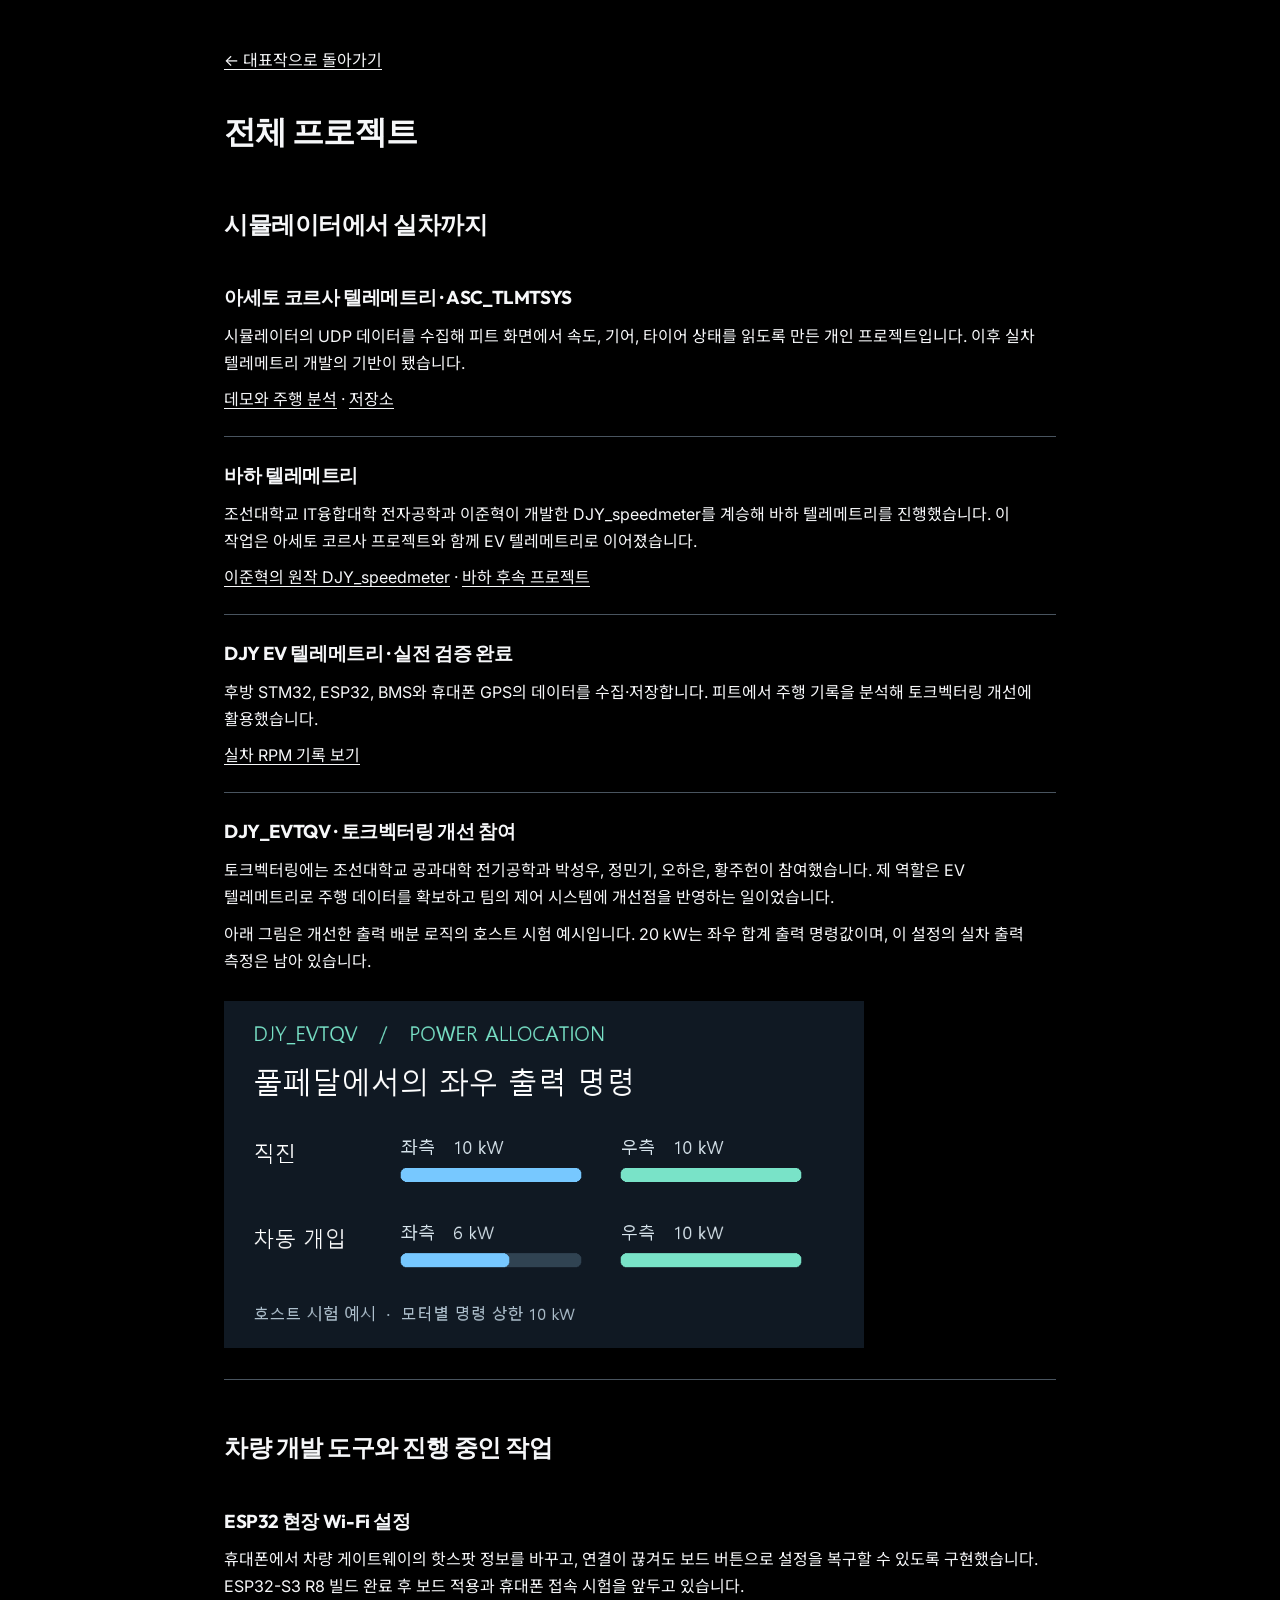
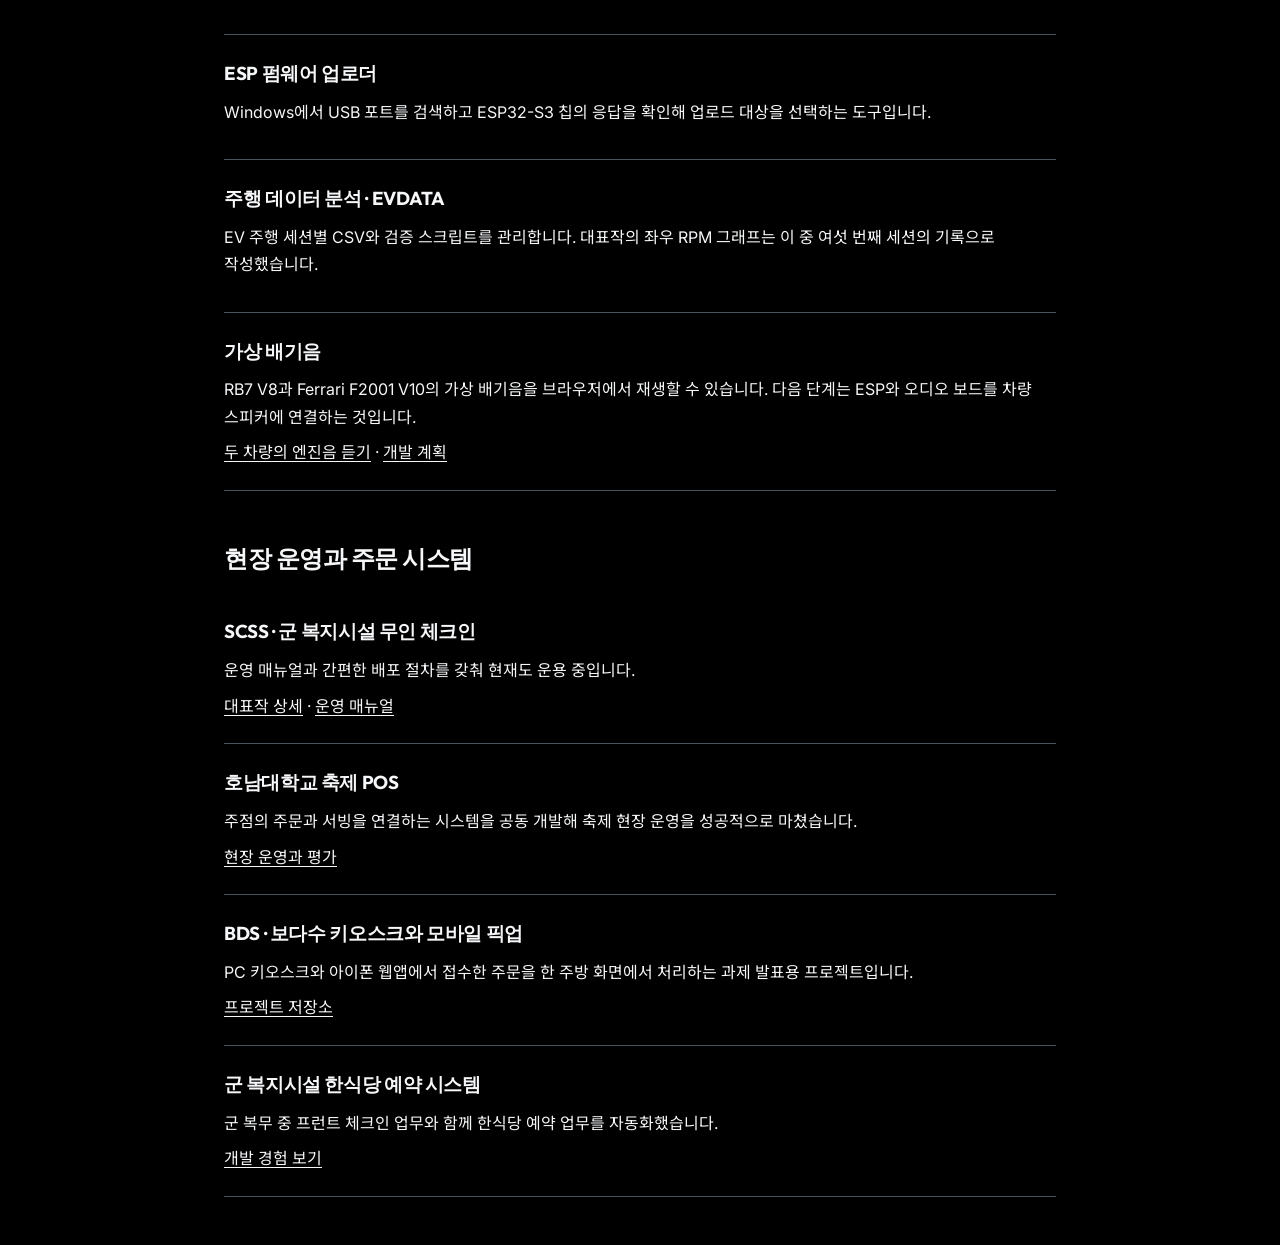
<file: projects.html>
<!doctype html><html lang="ko" data-theme="dark"><head><meta charset="utf-8"><meta name="viewport" content="width=device-width,initial-scale=1"><title>전체 프로젝트 | 최형민</title><link rel="stylesheet" href="assets/css/style.css"><style>main{max-width:960px;margin:auto;padding:3rem 5vw}h1{margin:2rem 0}h2{margin:3rem 0 1rem}article{padding:1.5rem 0;border-bottom:1px solid #49545f}article p{margin:.6rem 0;line-height:1.7}main a{text-decoration:underline;text-underline-offset:.2em}article img{max-width:100%;height:auto;margin-top:1rem}</style></head><body><main><a href="index.html#projects">← 대표작으로 돌아가기</a><h1>전체 프로젝트</h1>
<h2 id="lineage">시뮬레이터에서 실차까지</h2>
<article><h3>아세토 코르사 텔레메트리 · ASC_TLMTSYS</h3><p>시뮬레이터의 UDP 데이터를 수집해 피트 화면에서 속도, 기어, 타이어 상태를 읽도록 만든 개인 프로젝트입니다. 이후 실차 텔레메트리 개발의 기반이 됐습니다.</p><a href="telemetry_demo.html">데모와 주행 분석</a> · <a href="https://github.com/20233332choi/ASC_TLMTSYS">저장소</a></article>
<article><h3>바하 텔레메트리</h3><p>조선대학교 IT융합대학 전자공학과 이준혁이 개발한 DJY_speedmeter를 계승해 바하 텔레메트리를 진행했습니다. 이 작업은 아세토 코르사 프로젝트와 함께 EV 텔레메트리로 이어졌습니다.</p><a href="https://github.com/JunhyukIEE/DJY_speedmeter">이준혁의 원작 DJY_speedmeter</a> · <a href="https://github.com/20233332choi/DJY-BAJA-_TLMTSYS">바하 후속 프로젝트</a></article>
<article><h3>DJY EV 텔레메트리 · 실전 검증 완료</h3><p>후방 STM32, ESP32, BMS와 휴대폰 GPS의 데이터를 수집·저장합니다. 피트에서 주행 기록을 분석해 토크벡터링 개선에 활용했습니다.</p><a href="index.html#project-ev">실차 RPM 기록 보기</a></article>
<article id="project-djy-evtqv"><h3>DJY_EVTQV · 토크벡터링 개선 참여</h3><p>토크벡터링에는 조선대학교 공과대학 전기공학과 박성우, 정민기, 오하은, 황주헌이 참여했습니다. 제 역할은 EV 텔레메트리로 주행 데이터를 확보하고 팀의 제어 시스템에 개선점을 반영하는 일이었습니다.</p><p>아래 그림은 개선한 출력 배분 로직의 호스트 시험 예시입니다. 20 kW는 좌우 합계 출력 명령값이며, 이 설정의 실차 출력 측정은 남아 있습니다.</p><img src="assets/images/djy-power.png" width="640" height="347" loading="lazy" alt="풀페달 호스트 시험에서 직진은 10+10 kW, 차동 개입은 6+10 kW"></article>
<h2>차량 개발 도구와 진행 중인 작업</h2>
<article><h3>ESP32 현장 Wi-Fi 설정</h3><p>휴대폰에서 차량 게이트웨이의 핫스팟 정보를 바꾸고, 연결이 끊겨도 보드 버튼으로 설정을 복구할 수 있도록 구현했습니다. ESP32-S3 R8 빌드 완료 후 보드 적용과 휴대폰 접속 시험을 앞두고 있습니다.</p></article>
<article><h3>ESP 펌웨어 업로더</h3><p>Windows에서 USB 포트를 검색하고 ESP32-S3 칩의 응답을 확인해 업로드 대상을 선택하는 도구입니다.</p></article>
<article><h3>주행 데이터 분석 · EVDATA</h3><p>EV 주행 세션별 CSV와 검증 스크립트를 관리합니다. 대표작의 좌우 RPM 그래프는 이 중 여섯 번째 세션의 기록으로 작성했습니다.</p></article>
<article><h3>가상 배기음</h3><p>RB7 V8과 Ferrari F2001 V10의 가상 배기음을 브라우저에서 재생할 수 있습니다. 다음 단계는 ESP와 오디오 보드를 차량 스피커에 연결하는 것입니다.</p><a href="https://djy-ops.github.io/DJY_EVVESS/">두 차량의 엔진음 듣기</a> · <a href="https://github.com/DJY-OPS/DJY_EVVESS">개발 계획</a></article>
<h2>현장 운영과 주문 시스템</h2>
<article><h3>SCSS · 군 복지시설 무인 체크인</h3><p>운영 매뉴얼과 간편한 배포 절차를 갖춰 현재도 운용 중입니다.</p><a href="index.html#project-scss">대표작 상세</a> · <a href="manual.html">운영 매뉴얼</a></article>
<article><h3>호남대학교 축제 POS</h3><p>주점의 주문과 서빙을 연결하는 시스템을 공동 개발해 축제 현장 운영을 성공적으로 마쳤습니다.</p><a href="index.html#project-honam-pos">현장 운영과 평가</a></article>
<article><h3>BDS · 보다수 키오스크와 모바일 픽업</h3><p>PC 키오스크와 아이폰 웹앱에서 접수한 주문을 한 주방 화면에서 처리하는 과제 발표용 프로젝트입니다.</p><a href="https://github.com/20233332choi/bds-kiosk">프로젝트 저장소</a></article>
<article><h3>군 복지시설 한식당 예약 시스템</h3><p>군 복무 중 프런트 체크인 업무와 함께 한식당 예약 업무를 자동화했습니다.</p><a href="index.html#experience">개발 경험 보기</a></article></main></body></html>
</file>
<file: assets/css/style.css>
/* ==========================================
   DESIGN SYSTEM & VARIABLES
   ========================================== */
@import url('https://fonts.googleapis.com/css2?family=Inter:wght@300;400;500;600;700&family=Outfit:wght@300;400;500;600;700;800&family=Noto+Sans+KR:wght@300;400;500;700&display=swap');

:root {
  /* HSL Colors */
  --hue-accent: 53; /* Red Bull Light Yellow */
  --hue-accent-alt: 356; /* Red Bull Red (Signature Accent) */
  
  /* HSL Accent Colors */
  --clr-primary: hsl(var(--hue-accent), 100%, 53%); /* Bright Yellow */
  --clr-primary-glow: hsla(var(--hue-accent), 100%, 53%, 0.35);
  --clr-accent: hsl(var(--hue-accent-alt), 96%, 45%); /* Bold Red Bull Red */
  --clr-accent-glow: hsla(var(--hue-accent-alt), 96%, 45%, 0.3);
  
  /* Tone-on-tone Yellow Gradient (Light Yellow to Deep Gold) */
  --clr-grad: linear-gradient(135deg, hsl(53, 100%, 55%), hsl(42, 100%, 46%));

  /* Dark Theme Variables (Official Red Bull Racing Theme) */
  --bg-main: hsl(0, 0%, 0%); /* Completely Pure Black */
  --bg-surface: hsla(220, 60%, 7%, 0.78); /* Official Matte Red Bull Navy */
  --bg-surface-opaque: hsl(220, 60%, 7%);
  --bg-navbar: hsla(0, 0%, 0%, 0.85); /* Transparent Pure Black navigation */
  --border-color: hsla(220, 50%, 25%, 0.35); /* Sleek Navy tinted borders */
  --text-main: hsl(210, 20%, 97%);
  --text-muted: hsl(218, 14%, 73%);
  --text-inverse: hsl(215, 64%, 8%);
  --shadow: 0 16px 45px -12px rgba(0, 0, 0, 0.95), 0 0 20px hsla(50, 100%, 50%, 0.04); /* Golden/Red Bull subtle shadow */
  --glass-blur: 20px;
}

/* Light Theme Variables (Maintains legibility while keeping F1 red/cyan accents) */
[data-theme="light"] {
  --bg-main: hsl(210, 20%, 97%);
  --bg-surface: hsla(0, 0%, 100%, 0.8);
  --bg-surface-opaque: hsl(0, 0%, 100%);
  --bg-navbar: hsla(210, 20%, 97%, 0.85);
  --border-color: hsla(195, 30%, 50%, 0.15);
  --text-main: hsl(222, 47%, 12%);
  --text-muted: hsl(215, 16%, 45%);
  --text-inverse: hsl(210, 20%, 97%);
  --shadow: 0 12px 35px -12px rgba(9, 30, 66, 0.15);
}

/* Global Reset */
*, *::before, *::after {
  box-sizing: border-box;
  margin: 0;
  padding: 0;
}

/* Targeted Theme transitions to prevent color flash and lag on load */
body, .navbar, .logo, .nav-links a, .theme-toggle-btn, .btn, .glass-card, .info-card, .timeline-dot, .skill-item, .project-card, .goal-card, .cv-card, .contact-item, .form-control, .footer {
  transition: background-color 0.4s ease, border-color 0.4s ease, color 0.3s ease, box-shadow 0.3s ease, transform 0.3s ease;
}

html {
  scroll-behavior: smooth;
  font-size: 16px;
  overflow-x: hidden;
}

body {
  font-family: 'Inter', 'Noto Sans KR', sans-serif;
  background-color: var(--bg-main);
  color: var(--text-main);
  line-height: 1.6;
  overflow-x: hidden;
}

h1, h2, h3, h4, h5 {
  font-family: 'Outfit', sans-serif;
  font-weight: 700;
  letter-spacing: -0.02em;
}

a {
  color: inherit;
  text-decoration: none;
}

/* Typography Helpers */
.gradient-text {
  background: var(--clr-grad);
  -webkit-background-clip: text;
  -webkit-text-fill-color: transparent;
  background-clip: text;
}

/* ==========================================
   LAYOUT CONTAINERS & UTILITIES
   ========================================== */
.container {
  max-width: 1200px;
  margin: 0 auto;
  padding: 0 2rem;
}

section {
  padding: 6rem 0;
  position: relative;
  scroll-margin-top: 80px;
}

.section-title {
  font-size: 2.5rem;
  margin-bottom: 3.5rem;
  position: relative;
  display: inline-block;
}

.section-title::after {
  content: '';
  position: absolute;
  left: 0;
  bottom: -8px;
  width: 50px;
  height: 4px;
  background: var(--clr-grad);
  border-radius: 2px;
}

/* Glassmorphism Card Style */
.glass-card {
  background: var(--bg-surface);
  backdrop-filter: blur(var(--glass-blur));
  -webkit-backdrop-filter: blur(var(--glass-blur));
  border: 1px solid var(--border-color);
  border-radius: 16px;
  padding: 2.5rem;
  box-shadow: var(--shadow);
}

/* ==========================================
   NAVIGATION BAR
   ========================================== */
.navbar {
  position: fixed;
  top: 0;
  left: 0;
  width: 100%;
  z-index: 1000;
  background: var(--bg-navbar);
  backdrop-filter: blur(12px);
  -webkit-backdrop-filter: blur(12px);
  border-bottom: 1px solid var(--border-color);
  padding: 1.2rem 0;
}

.navbar .container {
  display: flex;
  justify-content: space-between;
  align-items: center;
}

.logo {
  font-size: 1.5rem;
  font-weight: 800;
  font-family: 'Outfit', sans-serif;
  letter-spacing: -0.03em;
}

.nav-links {
  display: flex;
  list-style: none;
  gap: 2.2rem;
  align-items: center;
}

.nav-links a {
  font-size: 0.95rem;
  font-weight: 500;
  position: relative;
  padding: 0.3rem 0;
}

.nav-links a::after {
  content: '';
  position: absolute;
  bottom: 0;
  left: 0;
  width: 0;
  height: 2px;
  background: var(--clr-grad);
  transition: width 0.3s ease;
}

.nav-links a:hover::after {
  width: 100%;
}

.theme-toggle-btn {
  background: none;
  border: 1px solid var(--border-color);
  color: var(--text-main);
  padding: 0.6rem;
  border-radius: 50%;
  cursor: pointer;
  display: flex;
  align-items: center;
  justify-content: center;
  font-size: 1.1rem;
}

.theme-toggle-btn:hover {
  background-color: var(--border-color);
  transform: rotate(15deg);
}

.menu-toggle {
  display: none;
  font-size: 1.5rem;
  cursor: pointer;
}

/* ==========================================
   HERO SECTION
   ========================================== */
.hero {
  min-height: 100vh;
  display: flex;
  align-items: center;
  justify-content: center;
  padding-top: 80px;
  position: relative;
  background-image: linear-gradient(to bottom, rgba(9, 13, 22, 0.72), rgba(9, 13, 22, 0.88)), url('../images/f1_hero.jpg');
  background-size: cover;
  background-position: 70% center;
  background-repeat: no-repeat;
}

[data-theme="light"] .hero {
  background-image: linear-gradient(to bottom, rgba(248, 249, 250, 0.88), rgba(248, 249, 250, 0.95)), url('../images/f1_hero.jpg');
}

.hero-content {
  text-align: center;
  max-width: 800px;
  position: relative;
  z-index: 5;
}

.hero-subtitle {
  font-size: 1.25rem;
  font-weight: 600;
  color: var(--clr-accent);
  text-transform: uppercase;
  letter-spacing: 0.15em;
  margin-bottom: 1rem;
}

.hero-title {
  font-size: 4.2rem;
  line-height: 1.15;
  margin-bottom: 1.5rem;
  font-weight: 800;
}

.hero-desc {
  font-size: 1.2rem;
  color: var(--text-muted);
  margin-bottom: 2.5rem;
  max-width: 650px;
  margin-left: auto;
  margin-right: auto;
  text-shadow: 0 2px 6px rgba(0, 0, 0, 0.85);
}

.hero-btns {
  display: flex;
  gap: 1.2rem;
  justify-content: center;
}

/* Buttons */
.btn {
  display: inline-flex;
  align-items: center;
  gap: 0.6rem;
  padding: 0.9rem 2rem;
  font-size: 1rem;
  font-weight: 600;
  border-radius: 12px;
  cursor: pointer;
  font-family: 'Inter', sans-serif;
  transform: translateY(0);
}

.btn-primary {
  background: var(--clr-grad);
  color: var(--text-inverse);
  border: none;
  box-shadow: 0 4px 15px var(--clr-primary-glow);
}

.btn-primary:hover {
  transform: translateY(-3px);
  box-shadow: 0 8px 25px var(--clr-primary-glow);
}

.btn-secondary {
  background: transparent;
  color: var(--text-main);
  border: 1px solid var(--border-color);
}

.btn-secondary:hover {
  background-color: var(--border-color);
  transform: translateY(-3px);
}

#hero-btn-projects,
#hero-btn-cv {
  min-width: 240px;
  justify-content: center;
}

#hero-btn-cv {
  background: rgba(0, 0, 0, 0.4);
  border: 1px solid rgba(255, 255, 255, 0.25);
  color: var(--text-main);
  backdrop-filter: blur(8px);
  -webkit-backdrop-filter: blur(8px);
}

#hero-btn-cv:hover {
  background: rgba(255, 255, 255, 0.1);
  border-color: var(--clr-primary);
  box-shadow: 0 0 15px rgba(253, 215, 3, 0.25);
  transform: translateY(-3px);
}

/* Scroll indicator */
.scroll-down {
  position: absolute;
  bottom: 2.5rem;
  left: 50%;
  transform: translateX(-50%);
  display: flex;
  flex-direction: column;
  align-items: center;
  gap: 0.5rem;
  color: var(--text-muted);
  font-size: 0.85rem;
  z-index: 2;
}

.scroll-down .mouse {
  width: 24px;
  height: 40px;
  border: 2px solid var(--border-color);
  border-radius: 12px;
  position: relative;
}

.scroll-down .wheel {
  width: 4px;
  height: 8px;
  background-color: var(--clr-accent);
  border-radius: 2px;
  position: absolute;
  top: 6px;
  left: 50%;
  transform: translateX(-50%);
  animation: scroll-wheel 1.6s infinite;
}

@keyframes scroll-wheel {
  0% { top: 6px; opacity: 1; }
  50% { top: 18px; opacity: 0; }
  100% { top: 6px; opacity: 1; }
}

/* Animating F1 Car in Hero Section (RB19 overlay) */
.hero-car-container {
  position: absolute;
  bottom: 0;
  right: 5%;
  width: 45%;
  max-width: 600px;
  z-index: 1;
  pointer-events: none;
  overflow: hidden;
}

.animating-f1-car {
  width: 100%;
  height: auto;
  object-fit: contain;
  mix-blend-mode: screen; /* Blends black background seamlessly */
  opacity: 0;
  transform: scale(0.85) translateX(100px);
  transition: transform 1.2s cubic-bezier(0.25, 1, 0.5, 1), opacity 1.2s ease-in-out;
}

.animating-f1-car.zoom {
  opacity: 0.95;
  transform: scale(1) translateX(0);
}

/* ==========================================
   ABOUT ME SECTION
   ========================================== */
.about-grid {
  display: grid;
  grid-template-columns: 1fr 1.3fr;
  gap: 3.5rem;
  align-items: center;
}

.about-img-container {
  display: flex;
  justify-content: center;
  align-items: center;
}

.about-img-box {
  position: relative;
  width: 320px;
  max-width: 100%;
  aspect-ratio: 1 / 1;
  height: auto;
  border-radius: 24px;
  overflow: hidden;
}

.about-img-box img {
  width: 100%;
  height: 100%;
  object-fit: cover;
}

.about-img-box::before {
  content: '';
  position: absolute;
  inset: 0;
  border: 2px solid transparent;
  border-radius: 24px;
  background: var(--clr-grad) border-box;
  -webkit-mask: linear-gradient(#fff 0 0) padding-box, linear-gradient(#fff 0 0);
  mask: linear-gradient(#fff 0 0) padding-box, linear-gradient(#fff 0 0);
  -webkit-mask-composite: xor;
  mask-composite: exclude;
  pointer-events: none;
}

.about-details {
  display: flex;
  flex-direction: column;
  gap: 1.5rem;
}

.about-intro {
  font-size: 1.15rem;
  color: var(--text-main);
  margin-bottom: 0.8rem;
}

.info-cards {
  display: grid;
  grid-template-columns: 1fr 1fr;
  gap: 1.2rem;
  margin-top: 1rem;
}

.info-card {
  background: var(--bg-surface);
  border: 1px solid var(--border-color);
  padding: 1.5rem;
  border-radius: 12px;
}

.info-card h4 {
  color: var(--clr-primary);
  font-size: 1.1rem;
  margin-bottom: 0.5rem;
  display: flex;
  align-items: center;
  gap: 0.5rem;
}

.info-card p {
  font-size: 0.95rem;
  color: var(--text-muted);
}

/* ==========================================
   EDUCATION & EXPERIENCE TIMELINE
   ========================================== */
.timeline {
  position: relative;
  max-width: 800px;
  margin: 0 auto;
  padding-left: 2rem;
  border-left: 2px solid var(--border-color);
}

.timeline-item {
  position: relative;
  margin-bottom: 3.5rem;
}

.timeline-item:last-child {
  margin-bottom: 0;
}

.timeline-dot {
  position: absolute;
  left: -2.4rem;
  top: 0.25rem;
  width: 14px;
  height: 14px;
  border-radius: 50%;
  background: var(--clr-grad);
  border: 3px solid var(--bg-main);
}

.timeline-meta {
  display: flex;
  justify-content: space-between;
  margin-bottom: 0.5rem;
  font-size: 0.9rem;
  color: var(--clr-accent);
  font-weight: 600;
}

.timeline-title {
  font-size: 1.35rem;
  margin-bottom: 0.4rem;
}

.timeline-sub {
  font-size: 1rem;
  color: var(--text-muted);
  font-weight: 500;
  margin-bottom: 0.8rem;
}

.timeline-desc {
  font-size: 0.95rem;
  color: var(--text-muted);
}

.timeline-desc li {
  margin-left: 1.2rem;
  margin-bottom: 0.3rem;
}

.gpa-badge {
  display: inline-block;
  padding: 0.25rem 0.6rem;
  background-color: var(--border-color);
  font-size: 0.85rem;
  border-radius: 6px;
  margin-top: 0.5rem;
  font-weight: 600;
  color: var(--clr-primary);
}

/* ==========================================
   SKILLS SECTION
   ========================================== */
.skills-grid {
  display: grid;
  grid-template-columns: repeat(2, 1fr);
  gap: 2.5rem 3.5rem;
}

@media (max-width: 992px) {
  .skills-grid {
    grid-template-columns: 1fr;
    gap: 2rem;
  }
}

.skills-category h3 {
  font-size: 1.25rem;
  margin-bottom: 1.8rem;
  display: flex;
  align-items: center;
  gap: 0.6rem;
  color: var(--clr-accent);
}

.skills-list {
  display: flex;
  flex-direction: column;
  gap: 1rem;
}

.skill-item {
  width: 100%;
  min-height: 58px;
  padding: 0.85rem 1.2rem;
  background-color: hsla(225, 20%, 10%, 0.4);
  border: 1px solid var(--border-color);
  border-radius: 12px;
  display: flex;
  align-items: center;
  justify-content: space-between;
  gap: 1.5rem;
}

[data-theme="light"] .skill-item {
  background-color: hsla(210, 20%, 97%, 0.4);
}

.skill-name {
  font-weight: 600;
  font-size: 0.95rem;
  line-height: 1.4;
  flex: 1;
}

/* Skill Badge Styling */
.skill-badge {
  padding: 0.3rem 0.75rem;
  border-radius: 8px;
  font-size: 0.78rem;
  font-weight: 700;
  text-transform: uppercase;
  letter-spacing: 0.05em;
  border: 1px solid transparent;
  flex-shrink: 0;
  text-align: center;
}

.badge-advanced {
  background-color: hsla(270, 85%, 60%, 0.12); /* Purple */
  color: hsl(270, 95%, 70%);
  border-color: hsla(270, 85%, 60%, 0.22);
}
[data-theme="light"] .badge-advanced {
  background-color: hsla(270, 85%, 60%, 0.08);
  color: hsl(270, 75%, 45%);
  border-color: hsla(270, 85%, 60%, 0.18);
}

.badge-intermediate {
  background-color: hsla(145, 85%, 50%, 0.12); /* Green */
  color: hsl(145, 100%, 45%);
  border-color: hsla(145, 85%, 50%, 0.22);
}
[data-theme="light"] .badge-intermediate {
  background-color: hsla(145, 85%, 50%, 0.08);
  color: hsl(145, 80%, 30%);
  border-color: hsla(145, 85%, 50%, 0.18);
}

.badge-basic {
  background-color: hsla(45, 95%, 50%, 0.12); /* Yellow */
  color: hsl(45, 100%, 50%);
  border-color: hsla(45, 95%, 50%, 0.22);
}
[data-theme="light"] .badge-basic {
  background-color: hsla(40, 95%, 50%, 0.08);
  color: hsl(35, 85%, 35%);
  border-color: hsla(40, 95%, 50%, 0.18);
}

/* ==========================================
   PROJECTS SECTION
   ========================================== */
.projects-grid {
  display: grid;
  grid-template-columns: 1fr;
  gap: 3rem;
}

.project-card {
  display: grid;
  grid-template-columns: 1.2fr 1fr;
  gap: 3rem;
  padding: 3rem;
  align-items: center;
}

.project-img-container {
  width: 100%;
}

.project-img-box {
  width: 100%;
  border-radius: 12px;
  overflow: hidden;
  box-shadow: 0 10px 30px rgba(0,0,0,0.2);
  border: 1px solid var(--border-color);
  height: 340px;
  background-color: var(--bg-surface-opaque);
  display: flex;
  align-items: center;
  justify-content: center;
  position: relative;
}

.project-img-box img {
  width: 100%;
  height: 100%;
  object-fit: cover;
}

/* Fallback/Generic Visual for SCSS */
.project-visual-mockup {
  width: 100%;
  height: 100%;
  display: flex;
  flex-direction: column;
  justify-content: center;
  align-items: center;
  background: linear-gradient(135deg, hsl(225, 25%, 15%), hsl(225, 25%, 8%));
  color: #fff;
  padding: 2rem;
  text-align: center;
}

.mockup-header {
  font-size: 1.4rem;
  font-weight: 800;
  color: var(--clr-accent);
  margin-bottom: 0.5rem;
  font-family: 'Outfit', sans-serif;
}

.mockup-screen {
  width: 85%;
  height: 190px;
  background: hsla(225, 25%, 22%, 0.9);
  border: 1px solid var(--border-color);
  border-radius: 8px;
  margin-top: 1rem;
  padding: 1rem;
  font-family: 'Consolas', monospace;
  font-size: 0.75rem;
  text-align: left !important; /* Force left alignment of console text */
  overflow: hidden;
  white-space: pre-wrap; /* Wraps text naturally at spaces */
  word-break: normal;
  overflow-wrap: break-word; /* Prevents word clippings */
  box-shadow: var(--shadow);
  color: hsl(120, 100%, 75%);
}

.project-details {
  display: flex;
  flex-direction: column;
  gap: 1rem;
}

.project-period {
  font-size: 0.9rem;
  color: var(--clr-accent);
  font-weight: 600;
}

.project-title {
  font-size: 2rem;
  line-height: 1.2;
}

.project-summary {
  font-size: 1.05rem;
  color: var(--text-muted);
  font-weight: 500;
}

.project-roles {
  font-size: 0.9rem;
  color: var(--clr-primary);
  font-weight: 600;
}

.project-features {
  list-style: none;
  font-size: 0.95rem;
  color: var(--text-muted);
}

.project-features li {
  position: relative;
  padding-left: 1.2rem;
  margin-bottom: 0.4rem;
}

.project-features li::before {
  content: '✓';
  position: absolute;
  left: 0;
  color: var(--clr-accent);
  font-weight: bold;
}

.project-tech {
  display: flex;
  flex-wrap: wrap;
  gap: 0.5rem;
  margin-top: 0.5rem;
}

.tech-tag {
  padding: 0.35rem 0.8rem;
  background-color: var(--border-color);
  border-radius: 8px;
  font-size: 0.8rem;
  font-weight: 600;
}

.project-links {
  display: flex;
  gap: 1rem;
  margin-top: 1rem;
}


/* SCSS Project Carousel Styles */
.scss-carousel-container {
  position: relative;
  overflow: hidden;
  height: 340px;
}

.scss-slide {
  position: absolute;
  top: 0;
  left: 0;
  width: 100%;
  height: 100%;
  opacity: 0;
  visibility: hidden;
  transition: opacity 0.3s ease-in-out, visibility 0.3s ease-in-out;
  z-index: 1;
}

.scss-slide.active {
  opacity: 1;
  visibility: visible;
  z-index: 2;
}

.scss-carousel-controls {
  position: absolute;
  bottom: 12px;
  left: 50%;
  transform: translateX(-50%);
  display: flex;
  align-items: center;
  gap: 12px;
  z-index: 10;
  background-color: rgba(0, 0, 0, 0.45);
  padding: 6px 12px;
  border-radius: 20px;
  border: 1px solid var(--border-color);
  backdrop-filter: blur(4px);
  -webkit-backdrop-filter: blur(4px);
}

.scss-carousel-btn {
  background: none;
  border: none;
  color: rgba(255, 255, 255, 0.7);
  cursor: pointer;
  display: flex;
  align-items: center;
  justify-content: center;
  transition: color 0.3s ease, transform 0.2s ease;
  padding: 0;
}

.scss-carousel-btn:hover {
  color: var(--clr-primary);
  transform: scale(1.15);
}

.scss-carousel-btn svg, .scss-carousel-btn i {
  width: 16px;
  height: 16px;
}

.scss-carousel-indicators {
  display: flex;
  gap: 8px;
}

.scss-indicator {
  width: 8px;
  height: 8px;
  border-radius: 50%;
  background-color: rgba(255, 255, 255, 0.4);
  cursor: pointer;
  transition: background-color 0.3s ease, transform 0.3s ease;
}

.scss-indicator.active {
  background-color: var(--clr-primary);
  transform: scale(1.2);
}

/* ==========================================
   CV / DOWNLOAD SECTION
   ========================================== */
.cv-section {
  text-align: center;
}

.cv-card {
  max-width: 650px;
  margin: 0 auto;
  display: flex;
  flex-direction: column;
  align-items: center;
  gap: 1.5rem;
}

.cv-warning {
  display: flex;
  align-items: center;
  gap: 0.5rem;
  font-size: 0.85rem;
  color: hsl(45, 90%, 50%);
  background-color: hsla(45, 90%, 50%, 0.1);
  padding: 0.5rem 1rem;
  border-radius: 8px;
  border: 1px solid hsla(45, 90%, 50%, 0.2);
}

/* ==========================================
   CAREER GOAL & FUTURE PLAN
   ========================================== */
.goals-grid {
  display: grid;
  grid-template-columns: repeat(auto-fit, minmax(240px, 1fr));
  gap: 1.5rem;
}

.goal-card {
  text-align: center;
  padding: 2.5rem 1.5rem;
}

.goal-icon {
  font-size: 2.2rem;
  color: var(--clr-accent);
  margin-bottom: 1rem;
  display: inline-block;
}

.goal-card h3 {
  font-size: 1.25rem;
  margin-bottom: 0.8rem;
}

.goal-card p {
  font-size: 0.9rem;
  color: var(--text-muted);
}

/* ==========================================
   CONTACT SECTION
   ========================================== */
.contact-layout {
  display: grid;
  grid-template-columns: 1fr 1fr;
  gap: 4rem;
}

.contact-info {
  display: flex;
  flex-direction: column;
  gap: 2rem;
}

.contact-info h3 {
  font-size: 1.6rem;
  margin-bottom: 0.5rem;
}

.contact-items {
  display: flex;
  flex-direction: column;
  gap: 1.5rem;
}

.contact-item {
  display: flex;
  align-items: center;
  gap: 1.2rem;
}

.contact-icon {
  width: 48px;
  height: 48px;
  border-radius: 50%;
  background-color: var(--border-color);
  display: flex;
  align-items: center;
  justify-content: center;
  color: var(--clr-primary);
}

.contact-icon svg {
  width: 20px;
  height: 20px;
}

.contact-details h4 {
  font-size: 0.9rem;
  color: var(--text-muted);
  text-transform: uppercase;
  letter-spacing: 0.05em;
}

.contact-details p {
  font-size: 1.1rem;
  font-weight: 500;
}

/* Interactive Contact Quick Link */
.contact-link:hover {
  color: var(--clr-accent);
  text-decoration: underline;
}

/* Simple Contact Form for Premium Feel */
.contact-form-card {
  padding: 2.5rem;
}

.form-group {
  margin-bottom: 1.2rem;
}

.form-group label {
  display: block;
  font-size: 0.9rem;
  font-weight: 500;
  margin-bottom: 0.5rem;
  color: var(--text-muted);
}

.form-control {
  width: 100%;
  padding: 0.8rem 1rem;
  border-radius: 8px;
  background-color: var(--bg-main);
  border: 1px solid var(--border-color);
  color: var(--text-main);
  font-family: inherit;
  font-size: 0.95rem;
}

.form-control:focus {
  outline: none;
  border-color: var(--clr-primary);
  box-shadow: 0 0 0 3px var(--clr-primary-glow);
}

select.form-control {
  appearance: none;
  -webkit-appearance: none;
  -moz-appearance: none;
  background-image: url("data:image/svg+xml;charset=UTF-8,%3Csvg xmlns='http://www.w3.org/2000/svg' viewBox='0 0 24 24' fill='none' stroke='%2300f2fe' stroke-width='2' stroke-linecap='round' stroke-linejoin='round'%3E%3Cpolyline points='6 9 12 15 18 9'%3E%3C/polyline%3E%3C/svg%3E");
  background-repeat: no-repeat;
  background-position: right 1rem center;
  background-size: 1.1rem;
  padding-right: 2.5rem;
  cursor: pointer;
}

[data-theme="light"] select.form-control {
  background-image: url("data:image/svg+xml;charset=UTF-8,%3Csvg xmlns='http://www.w3.org/2000/svg' viewBox='0 0 24 24' fill='none' stroke='%233a00b8' stroke-width='2' stroke-linecap='round' stroke-linejoin='round'%3E%3Cpolyline points='6 9 12 15 18 9'%3E%3C/polyline%3E%3C/svg%3E");
}

select.form-control option {
  background-color: var(--bg-surface-opaque);
  color: var(--text-main);
}

.consent-group {
  margin-top: 1.5rem;
  margin-bottom: 1.5rem;
}

.consent-checkbox-wrapper {
  display: flex;
  align-items: center;
  gap: 0.6rem;
  margin-bottom: 0.6rem;
  font-size: 0.9rem;
  font-weight: 500;
  cursor: pointer;
}

.consent-checkbox-wrapper input[type="checkbox"] {
  width: 16px;
  height: 16px;
  accent-color: var(--clr-primary);
  cursor: pointer;
}

.form-consent-box {
  background-color: var(--bg-main);
  border: 1px solid var(--border-color);
  border-radius: 8px;
  padding: 0.8rem 1rem;
  height: 100px;
  overflow-y: auto;
  font-size: 0.78rem;
  color: var(--text-muted);
  line-height: 1.5;
}

.form-consent-box p {
  margin-bottom: 0.4rem;
}

.form-consent-box p:last-child {
  margin-bottom: 0;
}

/* Consent box scrollbar */
.form-consent-box::-webkit-scrollbar {
  width: 5px;
}
.form-consent-box::-webkit-scrollbar-track {
  background: transparent;
}
.form-consent-box::-webkit-scrollbar-thumb {
  background-color: var(--border-color);
  border-radius: 3px;
}

.form-help-text {
  text-align: center;
  font-size: 0.76rem;
  color: var(--text-muted);
  margin-top: 0.5rem;
  opacity: 0.75;
}

/* ==========================================
   FOOTER
   ========================================== */
.footer {
  padding: 3rem 0;
  text-align: center;
  border-top: 1px solid var(--border-color);
  color: var(--text-muted);
  font-size: 0.9rem;
  background-color: var(--bg-navbar);
}

.footer-logo {
  font-family: 'Outfit', sans-serif;
  font-size: 1.2rem;
  font-weight: 700;
  color: var(--text-main);
  margin-bottom: 0.8rem;
}

/* ==========================================
   ANIMATIONS & DYNAMIC EFFECTS (SCROLL)
   ========================================== */
.fade-in-up {
  opacity: 0;
  transform: translateY(40px);
  transition: opacity 0.8s cubic-bezier(0.25, 1, 0.5, 1), transform 0.8s cubic-bezier(0.25, 1, 0.5, 1);
  pointer-events: none;
}

.fade-in-up.active {
  pointer-events: auto;
  opacity: 1;
  transform: translateY(0);
}

/* ==========================================
   RESPONSIVE DESIGN (MEDIA QUERIES)
   ========================================== */
@media (max-width: 992px) {
  /* Set hero to column layout on smaller screens to allow relative positioned car underneath */
  .hero {
    flex-direction: column;
    justify-content: flex-start;
    padding-top: 120px;
    height: auto;
    min-height: 100vh;
  }

  .hero-car-container {
    position: relative;
    right: auto;
    bottom: auto;
    width: 90%;
    margin: 2rem auto 0 auto;
    max-width: 450px;
    z-index: 1;
  }

  .animating-f1-car {
    transform: scale(0.9) translateY(50px);
  }

  .animating-f1-car.zoom {
    transform: scale(1) translateY(0);
  }

  .about-grid {
    grid-template-columns: 1fr;
    gap: 2.5rem;
  }
  
  .about-img-container {
    order: -1;
  }
  
  .project-card {
    grid-template-columns: 1fr;
    gap: 2rem;
    padding: 2rem;
  }
  
  .project-img-box {
    height: 280px;
  }
  
  .contact-layout {
    grid-template-columns: 1fr;
    gap: 3rem;
  }
}

@media (max-width: 768px) {
  html {
    font-size: 15px;
  }
  
  .container {
    padding: 0 1.2rem;
  }
  
  section {
    padding: 4rem 0;
  }
  
  .hero {
    padding-top: 90px;
    justify-content: center;
  }

  .hero-title {
    font-size: 2.8rem;
  }

  .hero-desc {
    font-size: 1.05rem;
    margin-bottom: 1.8rem;
  }

  .scroll-down {
    display: none;
  }
  
  .nav-links {
    position: fixed;
    top: 65px;
    left: -100%;
    width: 100%;
    height: calc(100vh - 65px);
    background-color: var(--bg-surface-opaque);
    flex-direction: column;
    padding: 3rem 0;
    gap: 2rem;
    transition: left 0.4s cubic-bezier(0.77, 0.2, 0.05, 1);
    box-shadow: var(--shadow);
    overflow-y: auto; /* Allow vertical scroll in mobile landscape mode */
  }
  
  .nav-links.active {
    left: 0;
  }
  
  .menu-toggle {
    display: block;
    order: 3;
  }
  
  .theme-toggle-btn {
    order: 2;
    margin-left: auto;
    margin-right: 1.5rem;
  }
  
  .info-cards {
    grid-template-columns: 1fr;
  }
  
  .timeline {
    padding-left: 1.5rem;
  }
  
  .timeline-dot {
    left: -1.9rem;
  }

  .timeline-meta {
    flex-direction: column;
    gap: 0.25rem;
    align-items: flex-start;
  }
}

/* ==========================================
   POS EVALUATION REPORT MODAL & CAROUSEL
   ========================================== */
.pos-modal {
  position: fixed;
  inset: 0;
  z-index: 1100;
  display: flex;
  align-items: center;
  justify-content: center;
  padding: 2rem;
  opacity: 0;
  visibility: hidden;
  pointer-events: none;
  transition: opacity 0.4s cubic-bezier(0.16, 1, 0.3, 1), visibility 0.4s cubic-bezier(0.16, 1, 0.3, 1);
}

.pos-modal.active {
  opacity: 1;
  visibility: visible;
  pointer-events: auto;
}

.pos-modal-overlay {
  position: absolute;
  inset: 0;
  background: rgba(9, 13, 22, 0.72);
  backdrop-filter: blur(8px);
  -webkit-backdrop-filter: blur(8px);
}

[data-theme="light"] .pos-modal-overlay {
  background: rgba(240, 242, 245, 0.6);
}

.pos-modal-content {
  position: relative;
  width: 100%;
  max-width: 950px;
  max-height: 90vh;
  overflow-y: auto;
  z-index: 2;
  border-radius: 20px;
  transform: scale(0.95) translateY(10px);
  transition: transform 0.4s cubic-bezier(0.16, 1, 0.3, 1);
  box-shadow: 0 25px 60px -15px rgba(0, 0, 0, 0.8), var(--shadow);
}

.pos-modal.active .pos-modal-content {
  transform: scale(1) translateY(0);
}

.pos-modal-close {
  position: absolute;
  top: 1.5rem;
  right: 1.5rem;
  background: var(--bg-main);
  border: 1px solid var(--border-color);
  color: var(--text-main);
  width: 38px;
  height: 38px;
  border-radius: 50%;
  display: flex;
  align-items: center;
  justify-content: center;
  cursor: pointer;
  z-index: 10;
}

.pos-modal-close:hover {
  background-color: var(--clr-accent);
  color: #fff;
  border-color: var(--clr-accent);
  transform: scale(1.1) rotate(90deg);
}

.pos-modal-title {
  font-size: 1.8rem;
  font-weight: 800;
  margin-bottom: 0.5rem;
  padding-right: 3rem;
}

.pos-modal-grid {
  display: grid;
  grid-template-columns: 1fr 1.1fr;
  gap: 2.5rem;
  margin-top: 1.5rem;
  align-items: start;
}

/* Photo Carousel */
.pos-carousel-container {
  position: relative;
  width: 100%;
  display: flex;
  flex-direction: column;
  gap: 0.8rem;
}

.pos-carousel-slides {
  position: relative;
  height: 380px;
  width: 100%;
  overflow: hidden;
  border-radius: 12px;
  border: 1px solid var(--border-color);
  background: #000;
}

.pos-slide {
  position: absolute;
  inset: 0;
  opacity: 0;
  visibility: hidden;
  transition: opacity 0.5s ease-in-out, visibility 0.5s ease-in-out;
  pointer-events: none;
}

.pos-slide.active {
  opacity: 1;
  visibility: visible;
  pointer-events: auto;
}

.pos-slide img {
  width: 100%;
  height: 100%;
  object-fit: contain;
  background-color: #0b0f19;
}

.pos-slide-caption {
  position: absolute;
  bottom: 0;
  left: 0;
  right: 0;
  background: rgba(9, 13, 22, 0.88);
  color: #f8f9fa;
  padding: 0.8rem 1.2rem;
  font-size: 0.85rem;
  text-align: center;
  border-top: 1px solid rgba(255, 255, 255, 0.1);
  backdrop-filter: blur(5px);
  font-weight: 500;
}

.pos-carousel-btn {
  position: absolute;
  top: 50%;
  transform: translateY(-50%);
  width: 36px;
  height: 36px;
  border-radius: 50%;
  background: rgba(9, 13, 22, 0.65);
  backdrop-filter: blur(4px);
  border: 1px solid var(--border-color);
  color: #fff;
  display: flex;
  align-items: center;
  justify-content: center;
  cursor: pointer;
  z-index: 5;
}

.pos-carousel-btn:hover {
  background: var(--clr-primary);
  border-color: var(--clr-primary);
  color: var(--text-inverse);
  transform: translateY(-50%) scale(1.1);
}

.pos-carousel-btn.prev {
  left: 0.8rem;
}

.pos-carousel-btn.next {
  right: 0.8rem;
}

.pos-carousel-dots {
  display: flex;
  justify-content: center;
  gap: 0.6rem;
}

.pos-dot {
  width: 10px;
  height: 10px;
  border-radius: 50%;
  background: var(--border-color);
  cursor: pointer;
}

.pos-dot.active {
  background: var(--clr-primary);
  transform: scale(1.2);
}

/* Report Details Column */
.pos-report-details {
  display: flex;
  flex-direction: column;
  gap: 1.5rem;
  max-height: 58vh;
  overflow-y: auto;
  padding-right: 0.8rem;
}

.pos-report-details::-webkit-scrollbar {
  width: 6px;
}

.pos-report-details::-webkit-scrollbar-track {
  background: transparent;
}

.pos-report-details::-webkit-scrollbar-thumb {
  background-color: var(--border-color);
  border-radius: 3px;
}

.report-meta {
  display: flex;
  gap: 0.8rem;
  flex-wrap: wrap;
}

.report-badge {
  display: inline-flex;
  align-items: center;
  gap: 0.4rem;
  padding: 0.35rem 0.8rem;
  border-radius: 8px;
  font-size: 0.8rem;
  font-weight: 700;
  background-color: var(--border-color);
  color: var(--clr-primary);
}

.report-badge.success {
  background-color: hsla(145, 80%, 40%, 0.15);
  color: hsl(145, 100%, 45%);
  border: 1px solid hsla(145, 80%, 40%, 0.2);
}

.report-section {
  display: flex;
  flex-direction: column;
  gap: 0.4rem;
}

.report-section h4 {
  font-size: 1.15rem;
  color: var(--text-main);
  display: flex;
  align-items: center;
  gap: 0.6rem;
}

.report-section h4 .point-num {
  font-family: 'Outfit', sans-serif;
  font-weight: 800;
  font-size: 0.95rem;
  color: var(--clr-primary);
  background: var(--clr-primary-glow);
  padding: 0.15rem 0.5rem;
  border-radius: 6px;
  border: 1px solid rgba(var(--hue-accent), 100%, 50%, 0.15);
}

.report-section p {
  font-size: 0.95rem;
  color: var(--text-muted);
  line-height: 1.6;
}

.report-footer {
  margin-top: 0.5rem;
  border-top: 1px solid var(--border-color);
  padding-top: 1.2rem;
  display: flex;
  justify-content: flex-end;
}

/* Modal Scrollbar Customization for Content */
.pos-modal-content::-webkit-scrollbar {
  width: 8px;
}

.pos-modal-content::-webkit-scrollbar-track {
  background: transparent;
}

.pos-modal-content::-webkit-scrollbar-thumb {
  background-color: var(--border-color);
  border-radius: 4px;
}

/* Responsive Modal Styling */
@media (max-width: 900px) {
  .pos-modal-grid {
    grid-template-columns: 1fr;
    gap: 1.8rem;
  }
  
  .pos-carousel-slides {
    height: 280px;
  }
  
  .pos-report-details {
    max-height: none;
    overflow-y: visible;
    padding-right: 0;
  }
  
  .pos-modal-content {
    padding: 2.2rem 1.8rem;
  }
}

@media (max-width: 480px) {
  .pos-modal {
    padding: 1rem;
  }
  
  .pos-modal-content {
    padding: 1.8rem 1.2rem;
  }
  
  .pos-modal-title {
    font-size: 1.4rem;
  }
  
  .pos-carousel-slides {
    height: 220px;
  }
}

/* ==========================================
   TOAST NOTIFICATION
   ========================================== */
.toast-container {
  position: fixed;
  bottom: 2rem;
  right: 2rem;
  z-index: 1200;
  display: flex;
  flex-direction: column;
  gap: 0.8rem;
  pointer-events: none;
}

.toast {
  min-width: 320px;
  background: var(--bg-surface);
  backdrop-filter: blur(var(--glass-blur));
  -webkit-backdrop-filter: blur(var(--glass-blur));
  border: 1px solid var(--border-color);
  color: var(--text-main);
  padding: 1.1rem 1.6rem;
  border-radius: 12px;
  box-shadow: 0 12px 30px rgba(0, 0, 0, 0.25), var(--shadow);
  display: flex;
  align-items: center;
  gap: 0.9rem;
  transform: translateY(25px);
  opacity: 0;
  transition: transform 0.4s cubic-bezier(0.175, 0.885, 0.32, 1.275), opacity 0.4s ease;
  pointer-events: auto;
}

.toast.show {
  transform: translateY(0);
  opacity: 1;
}

.toast-icon {
  display: flex;
  align-items: center;
  justify-content: center;
  font-size: 1.2rem;
  flex-shrink: 0;
}

.toast-success {
  border-left: 4px solid hsl(145, 100%, 45%);
}

.toast-success .toast-icon {
  color: hsl(145, 100%, 45%);
}

.toast-info {
  border-left: 4px solid var(--clr-primary);
}

.toast-info .toast-icon {
  color: var(--clr-primary);
}

.toast-error {
  border-left: 4px solid var(--clr-accent);
}

.toast-error .toast-icon {
  color: var(--clr-accent);
}

.toast-content {
  font-size: 0.9rem;
  font-weight: 600;
  line-height: 1.4;
}

/* Loader Spin Animation */
.spin {
  animation: rotation-spin 1s infinite linear;
  display: inline-block;
}

@keyframes rotation-spin {
  from { transform: rotate(0deg); }
  to { transform: rotate(360deg); }
}

@media (max-width: 480px) {
  .toast-container {
    bottom: 1.5rem;
    left: 1.5rem;
    right: 1.5rem;
  }
  .toast {
    min-width: 0;
    width: 100%;
  }
}

/* ==========================================
   MOBILE RESPONSIVE OPTIMIZATIONS
   ========================================== */
/* Typography Clamp Scalings */
.hero-title {
  font-size: clamp(2.2rem, 8vw, 4.2rem);
}
.section-title {
  font-size: clamp(1.8rem, 6vw, 2.5rem);
}
.project-title {
  font-size: clamp(1.4rem, 5vw, 2rem);
}
.about-intro {
  font-size: clamp(1rem, 3vw, 1.15rem);
}

/* Global Word Wrap & Break */
body {
  word-break: keep-all; /* Prevents awkward Korean line breaks, but allows wrapping */
}
p, li, span, h1, h2, h3, h4, h5 {
  overflow-wrap: break-word;
}

/* Console Mockup Screen text overflow safeguard */
/* Console Mockup Screen responsive wrap configurations */

/* Telemetry Demo Video Modal Responsive Layout */
#telemetry-modal-content {
  padding: 2.5rem;
  width: 90%;
}

.video-container {
  position: relative;
  padding-bottom: 56.25%; /* 16:9 Aspect Ratio */
  height: 0;
  overflow: hidden;
  border-radius: 12px;
  border: 1px solid var(--border-color);
  background: #000;
}

.video-description-box {
  margin-top: 1.5rem;
  padding: 1.2rem;
  background: hsla(220, 30%, 12%, 0.5);
  border: 1px solid var(--border-color);
  border-radius: 8px;
}

[data-theme="light"] .video-description-box {
  background: hsla(210, 20%, 90%, 0.5);
}

.video-desc-title {
  font-size: 0.95rem;
  margin-bottom: 0.8rem;
  color: var(--clr-primary);
  display: flex;
  align-items: center;
  gap: 0.5rem;
  font-family: 'Outfit', sans-serif;
  font-weight: 700;
}

.video-desc-grid {
  display: grid;
  grid-template-columns: repeat(auto-fit, minmax(200px, 1fr));
  gap: 1rem;
  font-size: 0.85rem;
  color: var(--text-muted);
}

.video-desc-item {
  display: flex;
  flex-direction: column;
  gap: 0.2rem;
  padding-left: 0.8rem;
}

.video-desc-item.top-left {
  border-left: 3px solid hsl(200, 90%, 55%);
}

.video-desc-item.bottom-left {
  border-left: 3px solid hsl(145, 90%, 55%);
}

.video-desc-item.right {
  border-left: 3px solid var(--clr-accent);
}

.video-desc-item strong {
  color: var(--text-main);
  font-weight: 600;
}

.video-external-btn-container {
  margin-top: 1rem;
  display: none; /* Hidden on desktop */
}

.video-external-btn {
  display: inline-flex;
  align-items: center;
  justify-content: center;
  gap: 0.5rem;
  width: 100%;
  padding: 0.85rem 1.2rem;
  background-color: hsla(220, 30%, 15%, 0.8);
  border: 1px solid var(--border-color);
  border-radius: 8px;
  color: var(--text-main);
  font-weight: 600;
  font-size: 0.9rem;
  transition: all 0.3s ease;
  cursor: pointer;
}

.video-external-btn:hover {
  background-color: var(--clr-primary-glow);
  border-color: var(--clr-primary);
  color: var(--text-inverse);
}

@media (max-width: 768px) {
  #telemetry-modal-content {
    padding: 1.8rem 1.4rem;
  }
  
  .video-external-btn-container {
    display: block; /* Show external video button on mobile/tablets */
  }
}

@media (max-width: 480px) {
  #telemetry-modal-content {
    padding: 1.2rem 0.8rem;
    width: 95%;
  }
}

/* Project Console Mockup Mobile Optimization */
@media (max-width: 576px) {
  .scss-carousel-container {
    height: 280px;
  }
  
  .mockup-screen {
    width: 92% !important;
    height: 145px !important;
    font-size: 0.64rem !important;
    padding: 0.6rem !important;
    margin-top: 0.6rem !important;
    line-height: 1.42 !important;
  }
  
  .mockup-header {
    font-size: 1.1rem !important;
  }
}

/* General Layout Padding Adjustments for Mobile */
@media (max-width: 576px) {
  .container {
    padding: 0 1.2rem;
  }
  
  .glass-card {
    padding: 1.5rem 1.2rem;
  }
  
  .project-card {
    padding: 1.5rem 1.2rem;
  }
  
  .contact-form-card {
    padding: 1.5rem 1.2rem;
  }
  
  .project-links {
    flex-direction: column;
    gap: 0.8rem;
    width: 100%;
  }
  
  .project-links .btn {
    width: 100%;
    justify-content: center;
  }
  
  .hero-btns {
    flex-direction: column;
    gap: 0.8rem;
    width: 100%;
    max-width: 320px;
    margin: 0 auto;
  }
  
  .hero-btns .btn {
    width: 100%;
    justify-content: center;
  }
  
  .video-container {
    padding-bottom: 0 !important;
    height: 300px !important; /* Increased height to make the Google Drive play button easier to tap on mobile */
  }
}
</file>
